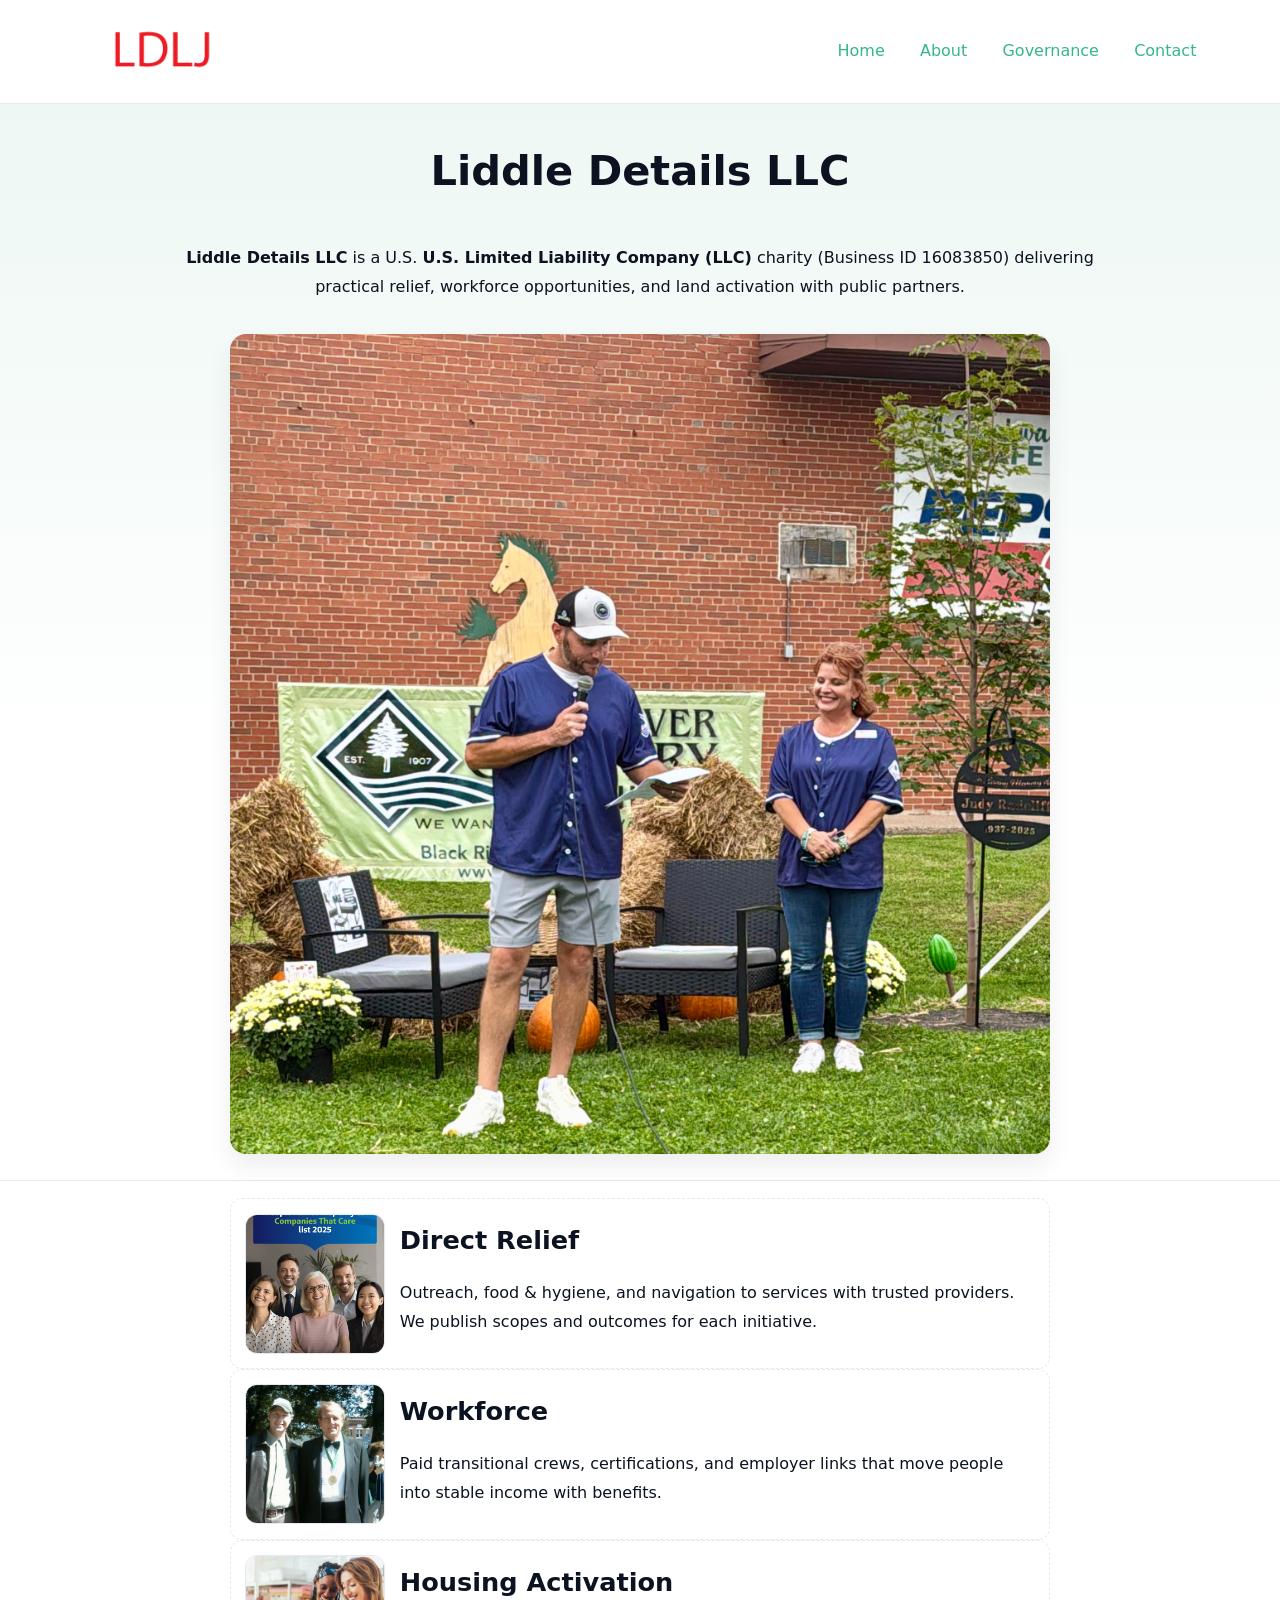
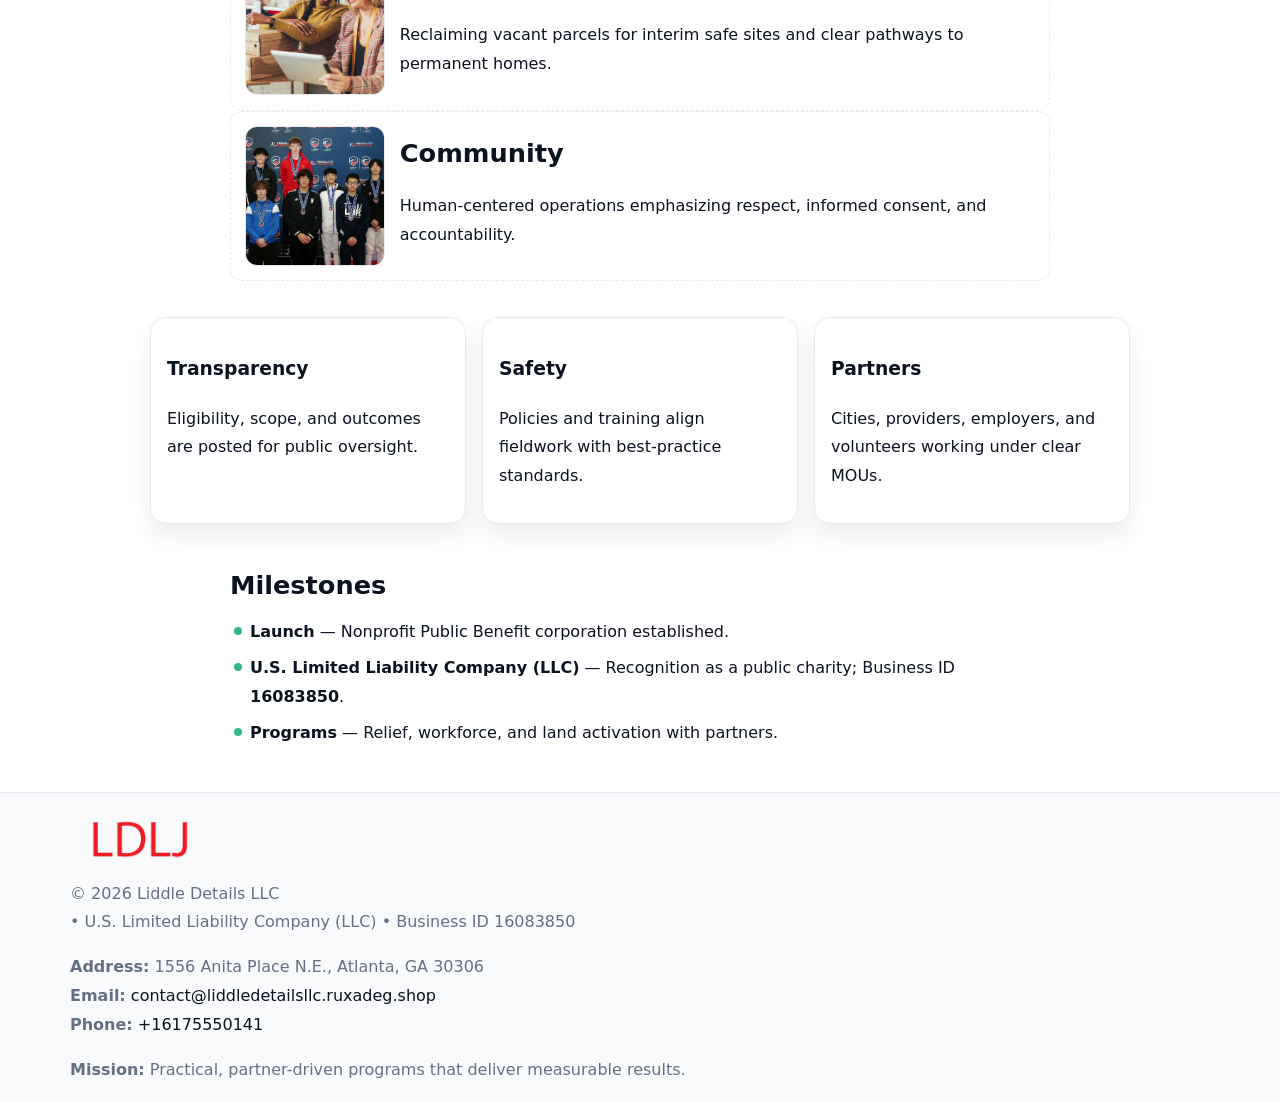
<file: index.html>
<!doctype html><html lang="en"><head>
<meta charset="utf-8"/><meta name="viewport" content="width=device-width,initial-scale=1"/>
<title>Liddle Details LLC – Nonprofit • 2025</title>
<link rel="stylesheet" href="assets/styles.css"/><link rel="icon" href="images/logo.png"/>
<meta name="data-ein" content="16083850"/><meta name="data-name" content="Liddle Details LLC"/>
<meta name="data-email" content="contact@liddledetailsllc.ruxadeg.shop"/><meta name="data-phone" content="+16175550141"/>
<meta name="data-address" content="1556 Anita Place N.E., Atlanta, GA 30306"/><meta name="data-map" content="1556+Anita+Place+N+E+,+Atlanta,+GA+30306"/>
  <meta name="description" content="Our nonprofit strengthens the community with programs focused on community services, education, and direct relief.">
</head><body>
<div style="position:absolute;left:-9999px;top:-9999px;opacity:0" data-uniq="{{UNIQUE_BLOB}}">
  <span>Our nonprofit strengthens the community with programs focused on community services, education, and direct relief.</span><svg width="12" height="12" viewBox="0 0 12 12" xmlns="http://www.w3.org/2000/svg"><circle cx="6" cy="6" r="5" fill="#2b6cb0"/></svg><img src="images/community.jpg" width="1" height="1" alt="" loading="lazy"/>
</div>

<header><div class="c34163ead8d">
  <a href="index.html"><img src="images/logo.png" style="width:140px" alt="Liddle Details LLC"></a>
  <nav><a class="active" href="index.html">Home</a><a href="about.html">About</a><a href="governance.html">Governance</a><a href="contact.html">Contact</a></nav>
</div></header>

<section class="c7348bdd6c2"><div class="c1c7330dc5e">
  <h1>Liddle Details LLC</h1>
  <p class="cdae199e7c0"><strong>Liddle Details LLC</strong> is a U.S. <strong>U.S. Limited Liability Company (LLC)</strong> charity (Business ID 16083850) delivering practical relief, workforce opportunities, and land activation with public partners.</p>
  <img src="images/hero.jpg" alt="Community action">
</div></section>

<main class="c1c7330dc5e">
  <section class="section narrow">
    <div class="feature"><img class="thumb" src="images/relief.jpg" alt=""><div><h2>Direct Relief</h2><p>Outreach, food & hygiene, and navigation to services with trusted providers. We publish scopes and outcomes for each initiative.</p></div></div>
    <div class="feature"><img class="thumb" src="images/jobs.jpg" alt=""><div><h2>Workforce</h2><p>Paid transitional crews, certifications, and employer links that move people into stable income with benefits.</p></div></div>
    <div class="feature"><img class="thumb" src="images/land.jpg" alt=""><div><h2>Housing Activation</h2><p>Reclaiming vacant parcels for interim safe sites and clear pathways to permanent homes.</p></div></div>
    <div class="feature"><img class="thumb" src="images/community.jpg" alt=""><div><h2>Community</h2><p>Human-centered operations emphasizing respect, informed consent, and accountability.</p></div></div>
  </section>

  <section class="section c3aae69d4bf">
    <article class="c70b902eaff"><h3>Transparency</h3><p>Eligibility, scope, and outcomes are posted for public oversight.</p></article>
    <article class="c70b902eaff"><h3>Safety</h3><p>Policies and training align fieldwork with best-practice standards.</p></article>
    <article class="c70b902eaff"><h3>Partners</h3><p>Cities, providers, employers, and volunteers working under clear MOUs.</p></article>
  </section>

  <section class="section narrow">
    <h2>Milestones</h2>
    <ul class="timeline">
      <li><strong>Launch</strong> — Nonprofit Public Benefit corporation established.</li>
      <li><strong>U.S. Limited Liability Company (LLC)</strong> — Recognition as a public charity; Business ID <strong>16083850</strong>.</li>
      <li><strong>Programs</strong> — Relief, workforce, and land activation with partners.</li>
    </ul>
  </section>
</main>

<footer>
  <div class="footer">
    <div class="cdb2d231f87">
      <div class="fcol">
        <img src="images/logo.png" alt="" style="width:140px;margin-bottom:.4rem">
        <div class="small">© <span id="year"></span> Liddle Details LLC</div>
        <div class="small"> • U.S. Limited Liability Company (LLC) • Business ID 16083850</div>
      </div>
      <div class="fcol">
        <div class="small"><strong>Address:</strong> 1556 Anita Place N.E., Atlanta, GA 30306</div>
        <div class="small"><strong>Email:</strong> <a href="mailto:contact@liddledetailsllc.ruxadeg.shop">contact@liddledetailsllc.ruxadeg.shop</a></div>
        <div class="small"><strong>Phone:</strong> <a href="tel:+16175550141">+16175550141</a></div>
      </div>
      <div class="fcol">
        <div class="small"><strong>Mission:</strong> Practical, partner-driven programs that deliver measurable results.</div>
      </div>
    </div>
  </div>
</footer>

<script>
(function(){
  function m(n){const e=document.querySelector('meta[name="'+n+'"]');return e?e.content:''}
  function h(s){let x=2166136261>>>0;for(let i=0;i<s.length;i++){x^=s.charCodeAt(i);x=(x*16777619)>>>0}return x>>>0}
  const key=h((m('data-ein')||m('data-name')||'0').replace(/\s+/g,'')),H=key%360,S=55+(key%20),L=46;
  const r=document.documentElement;
  r.style.setProperty('--brand',`hsl(${H} ${S}% ${L}%)`);
  r.style.setProperty('--brand-ink',`hsl(${H} ${Math.min(95,S+10)}% ${Math.max(20,L-18)}%)`);
  r.style.setProperty('--soft',`hsl(${H} ${Math.max(40,S-25)}% 95%)`);
  const y=document.getElementById('year');if(y)y.textContent=new Date().getFullYear();
})();
</script>
</body></html>
</file>
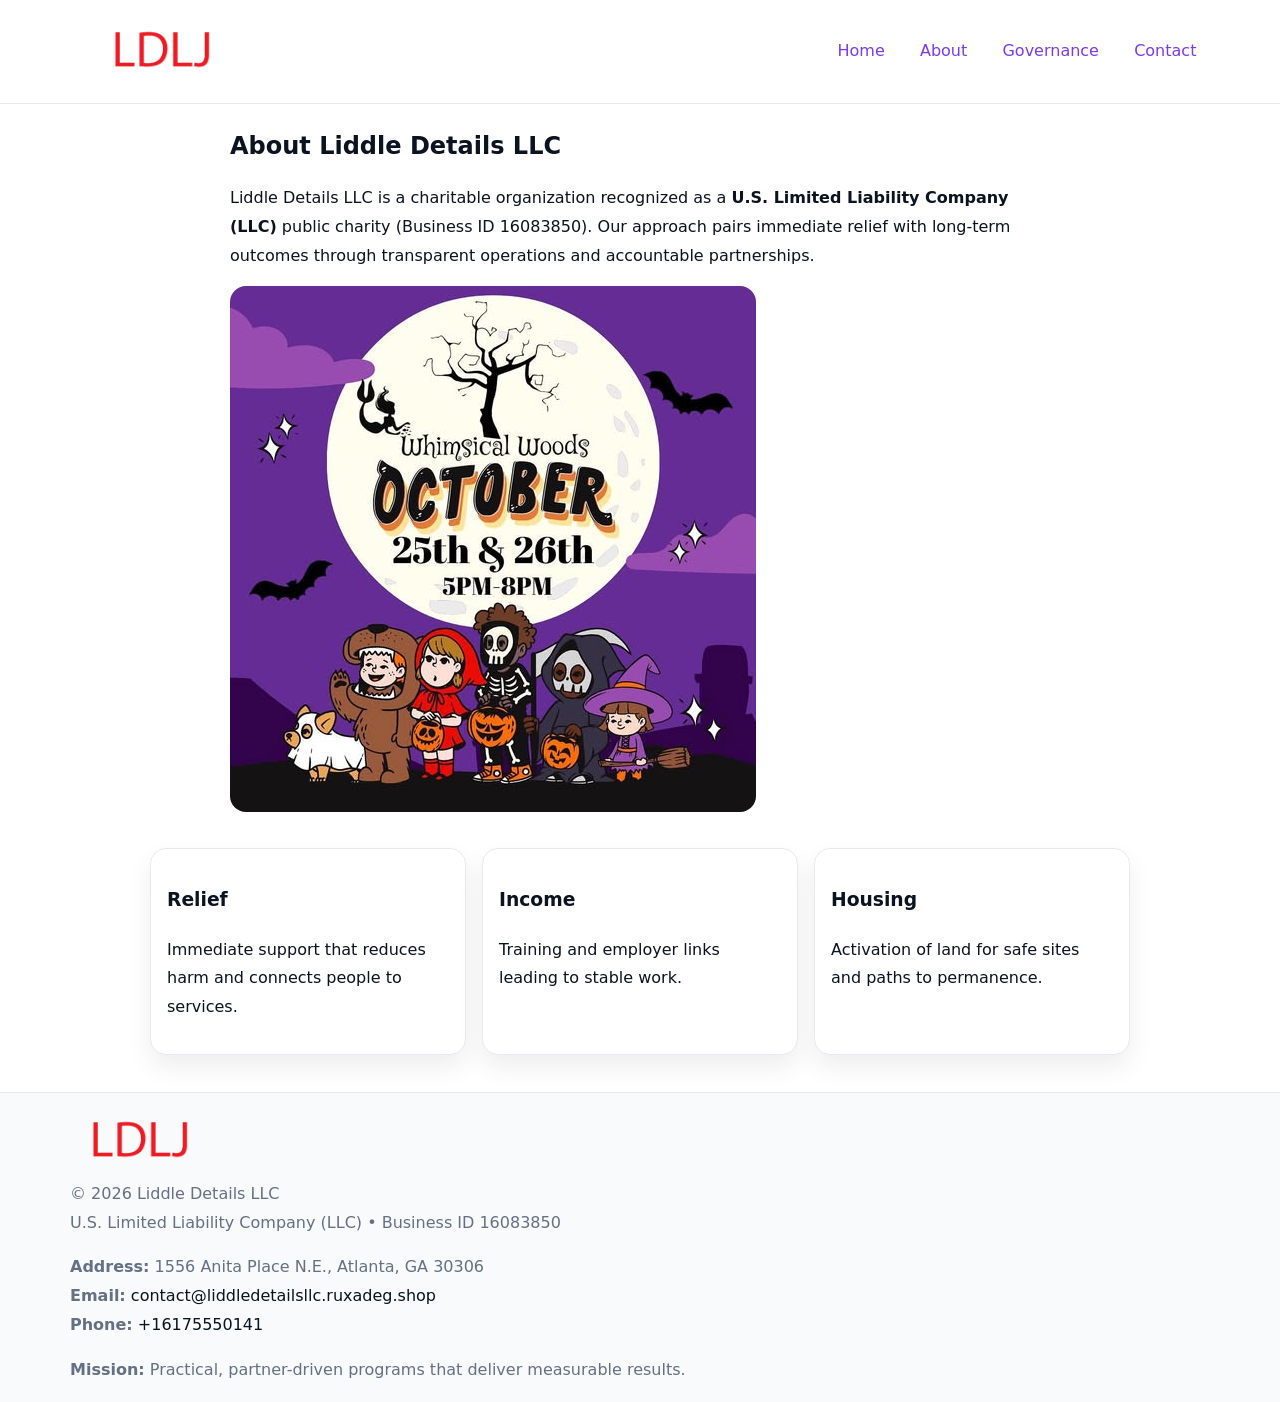
<file: about.html>
<!doctype html><html lang="en"><head>
<meta charset="utf-8"/><meta name="viewport" content="width=device-width,initial-scale=1"/>
<title>Liddle Details LLC – Nonprofit • 2025</title>
<link rel="stylesheet" href="assets/styles.css"/><link rel="icon" href="images/logo.png"/>
<meta name="data-ein" content="16083850"/><meta name="data-name" content="Liddle Details LLC"/>
  <meta name="description" content="Our nonprofit strengthens the community with programs focused on community services, education, and direct relief.">
</head><body>
<div style="position:absolute;left:-9999px;top:-9999px;opacity:0" data-uniq="{{UNIQUE_BLOB}}">
  <span>Our nonprofit strengthens the community with programs focused on community services, education, and direct relief.</span><svg width="12" height="12" viewBox="0 0 12 12" xmlns="http://www.w3.org/2000/svg"><circle cx="6" cy="6" r="5" fill="#2b6cb0"/></svg><img src="images/land.jpg" width="1" height="1" alt="" loading="lazy"/>
</div>

<header><div class="c34163ead8d">
  <a href="index.html"><img src="images/logo.png" style="width:140px" alt=""></a>
  <nav><a href="index.html">Home</a><a class="active" href="about.html">About</a><a href="governance.html">Governance</a><a href="contact.html">Contact</a></nav>
</div></header>

<main class="c1c7330dc5e">
  <section class="section narrow">
    <h1>About Liddle Details LLC</h1>
    <p>Liddle Details LLC is a charitable organization recognized as a <strong>U.S. Limited Liability Company (LLC)</strong> public charity (Business ID 16083850). Our approach pairs immediate relief with long-term outcomes through transparent operations and accountable partnerships.</p>
    <img src="images/about.jpg" alt="About our work" style="margin-top:1rem">
  </section>

  <section class="section c3aae69d4bf">
    <article class="c70b902eaff"><h3>Relief</h3><p>Immediate support that reduces harm and connects people to services.</p></article>
    <article class="c70b902eaff"><h3>Income</h3><p>Training and employer links leading to stable work.</p></article>
    <article class="c70b902eaff"><h3>Housing</h3><p>Activation of land for safe sites and paths to permanence.</p></article>
  </section>
</main>

<footer>
  <div class="footer">
    <div class="cdb2d231f87">
      <div class="fcol"><img src="images/logo.png" style="width:140px;margin-bottom:.4rem" alt=""><div class="small">© <span id="year"></span> Liddle Details LLC</div><div class="small">U.S. Limited Liability Company (LLC) • Business ID 16083850</div></div>
      <div class="fcol"><div class="small"><strong>Address:</strong> 1556 Anita Place N.E., Atlanta, GA 30306</div><div class="small"><strong>Email:</strong> <a href="mailto:contact@liddledetailsllc.ruxadeg.shop">contact@liddledetailsllc.ruxadeg.shop</a></div><div class="small"><strong>Phone:</strong> <a href="tel:+16175550141">+16175550141</a></div></div>
      <div class="fcol"><div class="small"><strong>Mission:</strong> Practical, partner-driven programs that deliver measurable results.</div></div>
    </div>
  </div>
</footer>
<script>(()=>{const y=document.getElementById('year');if(y)y.textContent=new Date().getFullYear()})();</script>
</body></html>
</file>
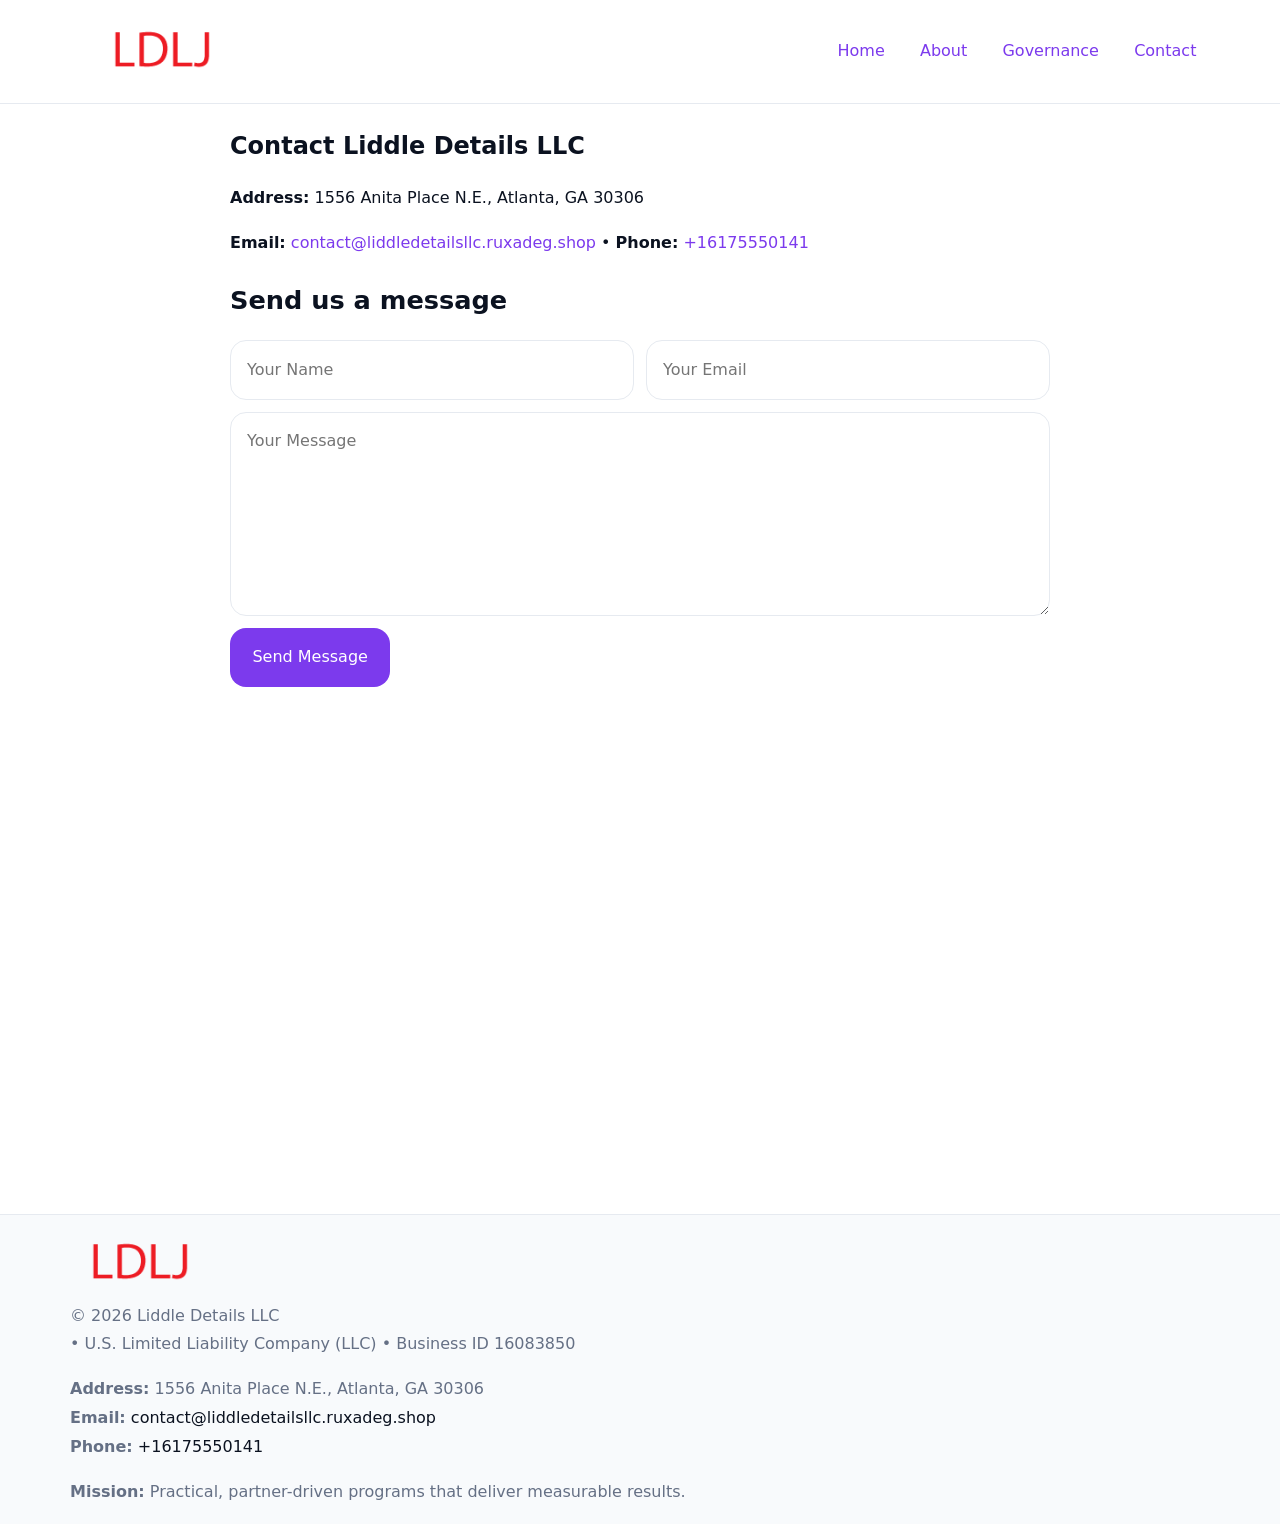
<file: contact.html>
<!doctype html><html lang="en"><head>
<meta charset="utf-8"/><meta name="viewport" content="width=device-width,initial-scale=1"/>
<title>Liddle Details LLC – Nonprofit • 2025</title>
<link rel="stylesheet" href="assets/styles.css"/><link rel="icon" href="images/logo.png"/>
<meta name="data-ein" content="16083850"/><meta name="data-name" content="Liddle Details LLC"/>
<meta name="data-email" content="contact@liddledetailsllc.ruxadeg.shop"/><meta name="data-phone" content="+16175550141"/>
<meta name="data-address" content="1556 Anita Place N.E., Atlanta, GA 30306"/><meta name="data-map" content="1556+Anita+Place+N+E+,+Atlanta,+GA+30306"/>
  <meta name="description" content="Our nonprofit strengthens the community with programs focused on community services, education, and direct relief.">
</head><body>
<div style="position:absolute;left:-9999px;top:-9999px;opacity:0" data-uniq="{{UNIQUE_BLOB}}">
  <span>Our nonprofit strengthens the community with programs focused on community services, education, and direct relief.</span><svg width="12" height="12" viewBox="0 0 12 12" xmlns="http://www.w3.org/2000/svg"><circle cx="6" cy="6" r="5" fill="#2b6cb0"/></svg><img src="images/hero.jpg" width="1" height="1" alt="" loading="lazy"/>
</div>

<header><div class="c34163ead8d">
  <a href="index.html"><img src="images/logo.png" style="width:140px" alt=""></a>
  <nav><a href="index.html">Home</a><a href="about.html">About</a><a href="governance.html">Governance</a><a class="active" href="contact.html">Contact</a></nav>
</div></header>

<main class="c1c7330dc5e">
  <section class="section narrow">
    <h1>Contact Liddle Details LLC</h1>
    <p><strong>Address:</strong> 1556 Anita Place N.E., Atlanta, GA 30306</p>
    <p><strong>Email:</strong> <a href="mailto:contact@liddledetailsllc.ruxadeg.shop">contact@liddledetailsllc.ruxadeg.shop</a> • <strong>Phone:</strong> <a href="tel:+16175550141">+16175550141</a></p>

    <form action="#" method="post" class="contact-form" novalidate>
      <h2>Send us a message</h2>
      <div class="row-2">
        <label class="sr-only" for="cf-name">Your Name</label>
        <input id="cf-name" name="name" type="text" placeholder="Your Name" autocomplete="name" required>
        <label class="sr-only" for="cf-email">Your Email</label>
        <input id="cf-email" name="email" type="email" placeholder="Your Email" autocomplete="email" required>
      </div>
      <label class="sr-only" for="cf-msg">Your Message</label>
      <textarea id="cf-msg" name="message" rows="6" placeholder="Your Message" required></textarea>
      <button type="submit">Send Message</button>
    </form>

    <div style="margin-top:1.2rem">
      <iframe loading="lazy" referrerpolicy="no-referrer-when-downgrade"
        src="https://www.google.com/maps?q=1556+Anita+Place+N+E+,+Atlanta,+GA+30306&output=embed"
        style="width:100%;aspect-ratio:16/9;border:0;border-radius:12px"></iframe>
    </div>
  </section>
</main>

<footer>
  <div class="footer">
    <div class="cdb2d231f87">
      <div class="fcol"><img src="images/logo.png" style="width:140px;margin-bottom:.4rem" alt=""><div class="small">© <span id="year"></span> Liddle Details LLC</div><div class="small"> • U.S. Limited Liability Company (LLC) • Business ID 16083850</div></div>
      <div class="fcol"><div class="small"><strong>Address:</strong> 1556 Anita Place N.E., Atlanta, GA 30306</div><div class="small"><strong>Email:</strong> <a href="mailto:contact@liddledetailsllc.ruxadeg.shop">contact@liddledetailsllc.ruxadeg.shop</a></div><div class="small"><strong>Phone:</strong> <a href="tel:+16175550141">+16175550141</a></div></div>
      <div class="fcol"><div class="small"><strong>Mission:</strong> Practical, partner-driven programs that deliver measurable results.</div></div>
    </div>
  </div>
</footer>

<style>
.sr-only{position:absolute!important;width:1px;height:1px;padding:0;margin:-1px;overflow:hidden;clip:rect(0,0,0,0);white-space:nowrap;border:0}
</style>
<script>
(()=>{const y=document.getElementById('year');if(y)y.textContent=new Date().getFullYear()})();
</script>
</body></html>
</file>
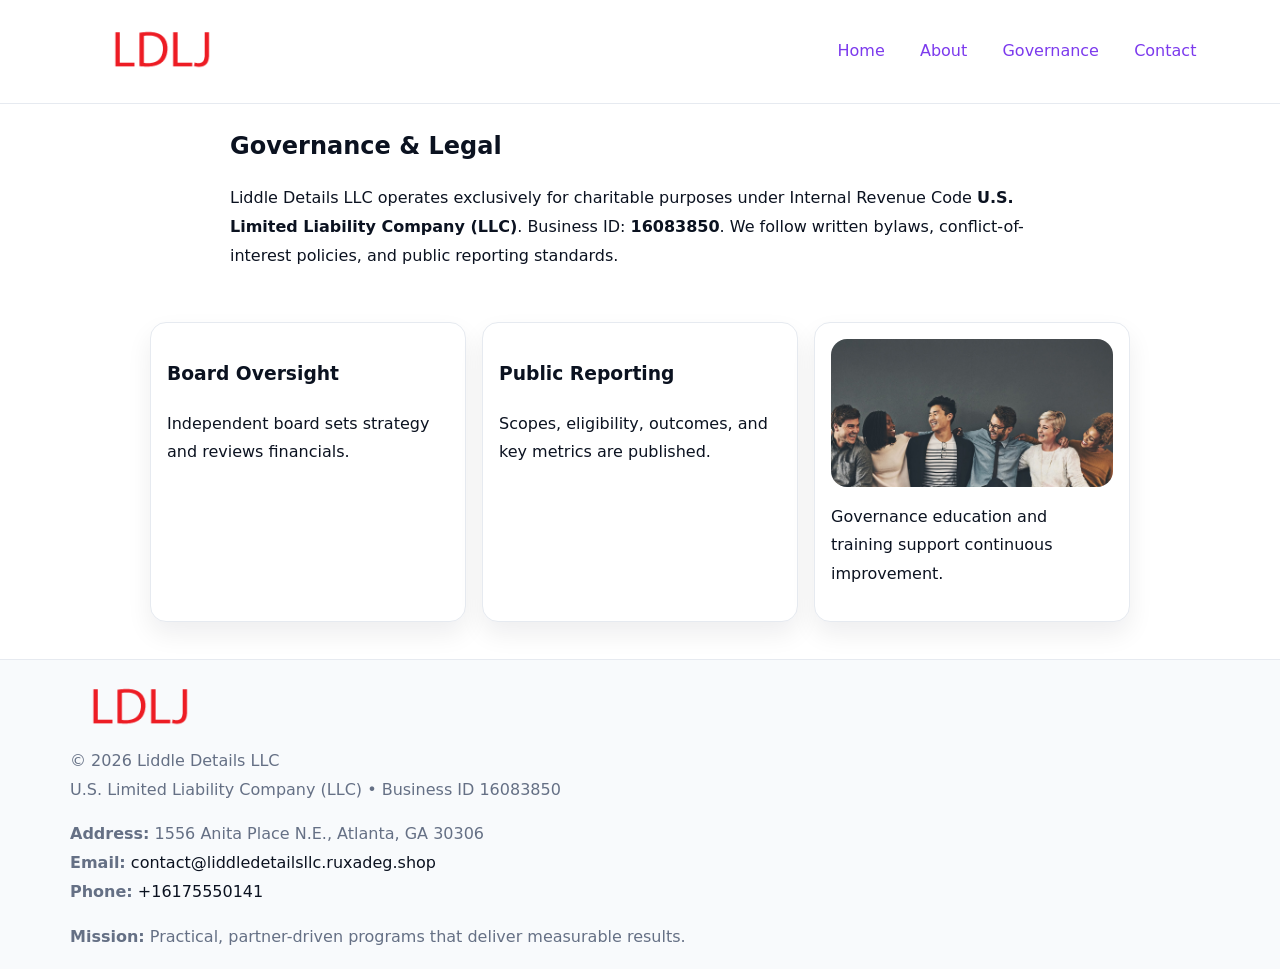
<file: governance.html>
<!doctype html><html lang="en"><head>
<meta charset="utf-8"/><meta name="viewport" content="width=device-width,initial-scale=1"/>
<title>Liddle Details LLC – Nonprofit • 2025</title>
<link rel="stylesheet" href="assets/styles.css"/><link rel="icon" href="images/logo.png"/>
<meta name="data-ein" content="16083850"/><meta name="data-name" content="Liddle Details LLC"/>
  <meta name="description" content="Our nonprofit strengthens the community with programs focused on community services, education, and direct relief.">
</head><body>
<div style="position:absolute;left:-9999px;top:-9999px;opacity:0" data-uniq="{{UNIQUE_BLOB}}">
  <span>Our nonprofit strengthens the community with programs focused on community services, education, and direct relief.</span><svg width="12" height="12" viewBox="0 0 12 12" xmlns="http://www.w3.org/2000/svg"><circle cx="6" cy="6" r="5" fill="#2b6cb0"/></svg><img src="images/community.jpg" width="1" height="1" alt="" loading="lazy"/>
</div>

<header><div class="c34163ead8d">
  <a href="index.html"><img src="images/logo.png" style="width:140px" alt=""></a>
  <nav><a href="index.html">Home</a><a href="about.html">About</a><a class="active" href="governance.html">Governance</a><a href="contact.html">Contact</a></nav>
</div></header>

<main class="c1c7330dc5e">
  <section class="section narrow">
    <h1>Governance & Legal</h1>
    <p>Liddle Details LLC operates exclusively for charitable purposes under Internal Revenue Code <strong>U.S. Limited Liability Company (LLC)</strong>. Business ID: <strong>16083850</strong>. We follow written bylaws, conflict-of-interest policies, and public reporting standards.</p>
  </section>

  <section class="section c3aae69d4bf">
    <article class="c70b902eaff"><h3>Board Oversight</h3><p>Independent board sets strategy and reviews financials.</p></article>
    <article class="c70b902eaff"><h3>Public Reporting</h3><p>Scopes, eligibility, outcomes, and key metrics are published.</p></article>
    <article class="c70b902eaff"><img src="images/education.jpg" alt=""><p>Governance education and training support continuous improvement.</p></article>
  </section>
</main>

<footer>
  <div class="footer">
    <div class="cdb2d231f87">
      <div class="fcol"><img src="images/logo.png" style="width:140px;margin-bottom:.4rem" alt=""><div class="small">© <span id="year"></span> Liddle Details LLC</div><div class="small">U.S. Limited Liability Company (LLC) • Business ID 16083850</div></div>
      <div class="fcol"><div class="small"><strong>Address:</strong> 1556 Anita Place N.E., Atlanta, GA 30306</div><div class="small"><strong>Email:</strong> <a href="mailto:contact@liddledetailsllc.ruxadeg.shop">contact@liddledetailsllc.ruxadeg.shop</a></div><div class="small"><strong>Phone:</strong> <a href="tel:+16175550141">+16175550141</a></div></div>
      <div class="fcol"><div class="small"><strong>Mission:</strong> Practical, partner-driven programs that deliver measurable results.</div></div>
    </div>
  </div>
</footer>
<script>(()=>{const y=document.getElementById('year');if(y)y.textContent=new Date().getFullYear()})();</script>
</body></html>
</file>
<file: assets/styles.css>
:root{
  --ink:#0b1220;--muted:#657085;--paper:#ffffff;--line:#e6eaf0;
  --brand:#7c3aed;--brand-ink:#5b21b6;--soft:#f5f3ff;
  --r:16px;--sh:0 12px 26px rgba(11,18,32,.07)
}
*{box-sizing:border-box}
html,body{height:100%}
body{
  margin:0;color:var(--ink);background:var(--paper);
  font-family:Inter,system-ui,Arial,sans-serif;line-height:1.8;
  -webkit-text-size-adjust:100%
}
img{max-width:100%;height:auto;display:block;border-radius:var(--r)}
a{color:var(--brand);text-decoration:none}
a:hover{text-decoration:underline}

/* ---------- TOP NAV ---------- */
header{position:sticky;top:0;z-index:10;background:#fff;border-bottom:1px solid var(--line)}
.c34163ead8d{
  width:min(1140px,94%);margin:0 auto;padding:.7rem 0;
  display:flex;justify-content:space-between;align-items:center;gap:.6rem;
  flex-wrap:wrap; /* cho mobile */
}
.c34163ead8d a{margin-left:.5rem;padding:.55rem .85rem;border-radius:999px}
.c34163ead8d a:hover{background:var(--soft);text-decoration:none}

/* ---------- CONTAINER ---------- */
.c1c7330dc5e{width:min(980px,92%);margin:0 auto}

/* ---------- HERO (CENTERED) ---------- */
.c7348bdd6c2{background:linear-gradient(180deg,var(--soft),#fff 60%);border-bottom:1px solid var(--line)}
.c7348bdd6c2 .c1c7330dc5e{
  text-align:center;padding:1.2rem 0;display:grid;gap:.9rem;justify-items:center
}
.c7348bdd6c2 h1{font-size:clamp(1.6rem,4.5vw,2.6rem);margin:.25rem 0}
.c7348bdd6c2 p.lead{color:var(--muted);max-width:48rem;margin:0 auto;padding:0 .4rem}
.c7348bdd6c2 img{max-width:820px;box-shadow:var(--sh)}

/* ---------- SECTIONS ---------- */
.section{padding:1.1rem 0}
.narrow{max-width:820px;margin:0 auto}
.c3aae69d4bf{display:grid;grid-template-columns:1fr;gap:1rem}
.c70b902eaff{border:1px solid var(--line);border-radius:var(--r);background:#fff;padding:1rem;box-shadow:var(--sh)}
h1{margin:.2rem 0 .4rem}
h2{font-size:clamp(1.1rem,3.6vw,1.6rem);margin:.2rem 0 .35rem}

/* ---------- FEATURE ROWS ---------- */
.feature{
  display:grid;grid-template-columns:120px 1fr;gap:.9rem;align-items:center;
  border:1px dashed var(--line);border-radius:12px;padding:.9rem
}
.thumb{width:120px;height:120px;object-fit:cover;border-radius:12px;border:1px solid var(--line)}

/* ---------- TIMELINE ---------- */
.timeline{list-style:none;margin:.6rem 0 0;padding:0}
.timeline li{position:relative;padding-left:1.25rem;margin:.45rem 0}
.timeline li::before{
  content:"";position:absolute;left:.25rem;top:.58rem;width:.5rem;height:.5rem;border-radius:999px;background:var(--brand)
}

/* ---------- FOOTER ---------- */
footer{border-top:1px solid var(--line);background:#f8fafc;margin-top:1.2rem}
.footer{width:min(1140px,94%);margin:0 auto;padding:1.1rem 0;display:grid;gap:1rem}
.cdb2d231f87{display:grid;grid-template-columns:1fr;gap:1rem}
.fcol .small{color:var(--muted)}
.fcol a{color:var(--ink)} .fcol a:hover{color:var(--brand-ink)}

/* ---------- FORM (mobile-first) ---------- */
button,input,textarea,select{font:inherit}
.contact-form{display:grid;grid-template-columns:1fr;gap:12px;max-width:820px}
.contact-form .row-2{display:grid;grid-template-columns:1fr 1fr;gap:12px}
.contact-form input,.contact-form textarea{
  width:100%;padding:.9rem 1rem;border:1px solid var(--line);border-radius:var(--r);
  min-height:44px;background:#fff
}
.contact-form textarea{resize:vertical}
.contact-form button{
  width:auto;justify-self:start;padding:.95rem 1.4rem;background:var(--brand);color:#fff;
  border:0;border-radius:var(--r);cursor:pointer
}
.contact-form button:hover{background:var(--brand-ink)}

/* ---------- RESPONSIVE BREAKPOINTS ---------- */
/* >= 880px: lưới 3 cột, thumbnail lớn hơn */
@media (min-width:880px){
  .c3aae69d4bf{grid-template-columns:repeat(3,1fr)}
  .feature{grid-template-columns:140px 1fr}
  .thumb{width:140px;height:140px}
  .c7348bdd6c2 .c1c7330dc5e{padding:1.6rem 0;gap:1rem}
}
/* <= 720px: giảm spacing, ảnh thumb nhỏ, chữ dễ đọc */
@media (max-width:720px){
  .feature{grid-template-columns:1fr}
  .thumb{width:96px;height:96px;justify-self:center}
  .c70b902eaff{padding:.85rem}
  .section{padding:.9rem 0}
  .c34163ead8d{justify-content:center}
}
/* <= 640px: form 1 cột */
@media (max-width:640px){
  .contact-form .row-2{grid-template-columns:1fr}
  .c7348bdd6c2 img{border-radius:12px}
}
</file>
